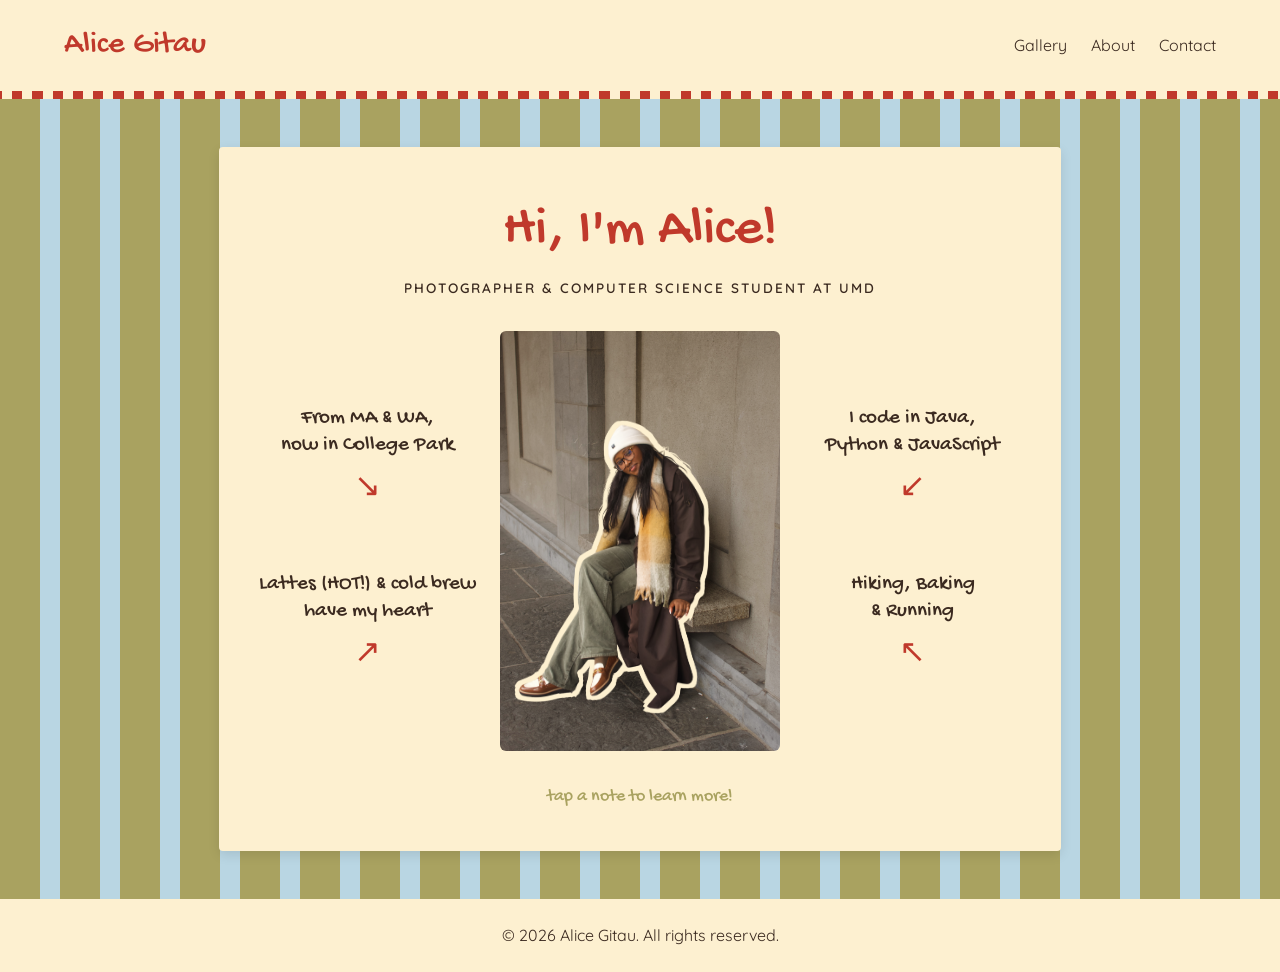
<file: about.html>
<!DOCTYPE html>
<html lang="en">
<head>
    <meta charset="UTF-8">
    <meta name="viewport" content="width=device-width, initial-scale=1.0">
    <title>About | Alice Gitau</title>
    <link rel="preconnect" href="https://fonts.googleapis.com">
    <link href="https://fonts.googleapis.com/css2?family=Gochi+Hand&family=Quicksand:wght@400;600&display=swap" rel="stylesheet">
    <link rel="stylesheet" href="style.css">
</head>
<body class="about-page">

<header>
    <h1>Alice Gitau</h1>
    <nav>
        <a href="index.html#gallery">Gallery</a>
        <a href="about.html">About</a>
        <a href="index.html#contact">Contact</a>
    </nav>
</header>

<main>
    <section id="about">
        <h2 class="about-title">Hi, I'm Alice!</h2>
        <p class="about-subtitle">PHOTOGRAPHER & COMPUTER SCIENCE STUDENT AT UMD</p>

        <div class="about-layout">
            <div class="about-col">
                <div class="fact" data-more="I grew up between Massachusetts and Washington!">
                    <p>From MA & WA,<br>now in College Park</p>
                    <span class="arrow">↘</span>
                </div>
                <div class="fact" data-more="Iced or hot, I'll never say no to coffee!">
                    <p>Lattes (HOT!) & cold brew<br>have my heart</p>
                    <span class="arrow">↗</span>
                </div>
            </div>

            <div class="photo-stack">
                <img class="photo-bg" src="images/AboutMe.jpeg" alt="">
                <img class="photo-cutout" src="images/AboutMeNoBG.png" alt="Alice Gitau smiling">
            </div>

            <div class="about-col">
                <div class="fact" data-more="I built this whole site myself!">
                    <p>I code in Java,<br>Python & JavaScript</p>
                    <span class="arrow">↙</span>
                </div>
                <div class="fact" data-more="Ask me about my cake decorating!">
                    <p>Hiking, Baking<br>& Running</p>
                    <span class="arrow">↖</span>
                </div>
            </div>
        </div>

        <p class="about-hint">tap a note to learn more!</p>
    </section>
</main>

<footer>
    <p>© 2026 Alice Gitau. All rights reserved.</p>
</footer>

<script src="about.js"></script>
</body>
</html>
</file>
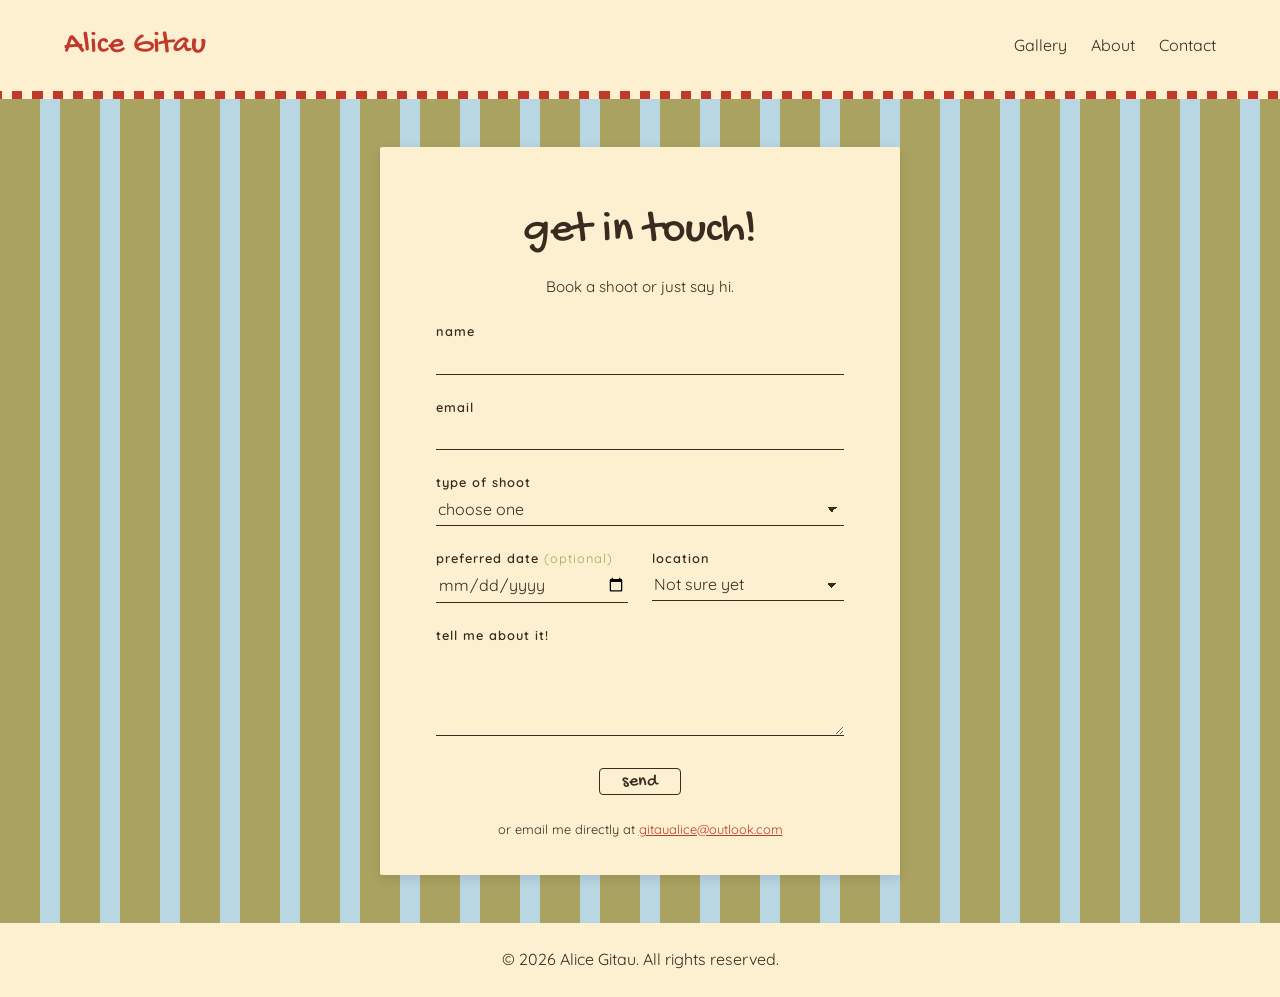
<file: contact.html>
<!DOCTYPE html>
<html lang="en">
<head>
    <meta charset="UTF-8">
    <meta name="viewport" content="width=device-width, initial-scale=1.0">
    <title>Contact | Alice Gitau</title>
    <link rel="preconnect" href="https://fonts.googleapis.com">
    <link href="https://fonts.googleapis.com/css2?family=Gochi+Hand&family=Quicksand:wght@400;600&display=swap" rel="stylesheet">
    <link rel="stylesheet" href="style.css">
</head>
<body class="about-page">

<header>
    <h1>Alice Gitau</h1>
    <nav>
        <a href="index.html#gallery">Gallery</a>
        <a href="about.html">About</a>
        <a href="contact.html">Contact</a>
    </nav>
</header>

<main>
    <section id="contact" class="contact-section">
        <h2 class="contact-title">get in touch!</h2>
        <p class="contact-intro">Book a shoot or just say hi.</p>

        <form class="contact-form" id="contact-form">
            <label for="name">name</label>
            <input type="text" id="name" name="name" required>

            <label for="email">email</label>
            <input type="email" id="email" name="email" required>

            <label for="shoot_type">type of shoot</label>
            <select id="shoot_type" name="shoot_type" required>
                <option value="" disabled selected>choose one</option>
                <option value="headshots">Headshots</option>
                <option value="event">Event</option>
                <option value="senior">Senior portraits</option>
                <option value="other">Other</option>
            </select>

            <div class="form-row">
                <div class="form-field">
                    <label for="shoot_date">preferred date <span class="optional">(optional)</span></label>
                    <input type="date" id="shoot_date" name="shoot_date">
                </div>
                <div class="form-field">
                    <label for="location">location</label>
                    <select id="location" name="location">
                        <option value="unsure" selected>Not sure yet</option>
                        <option value="campus">On campus</option>
                        <option value="outdoors">Outdoors</option>
                        <option value="studio">Indoors / studio</option>
                    </select>
                </div>
            </div>

            <label for="message">tell me about it!</label>
            <textarea id="message" name="message" required></textarea>

            <!-- Hidden from people; spam bots fill it in and get ignored -->
            <input type="text" name="website" class="hp-field" tabindex="-1" autocomplete="off" aria-hidden="true">

            <button type="submit">send</button>
            <p class="form-status" id="form-status" aria-live="polite"></p>
        </form>

        <p class="contact-direct">or email me directly at <a href="mailto:gitaualice@outlook.com">gitaualice@outlook.com</a></p>
    </section>
</main>

<footer>
    <p>© 2026 Alice Gitau. All rights reserved.</p>
</footer>

<script src="contact.js"></script>
</body>
</html>
</file>
<file: style.css>
:root {
    --cream: #fdf0d0;
    --olvie: #a9a260;
    --sky: #b9d6e3;
    --red: #c0392b;
    --text: #3b2a20;
}

* {
    margin: 0;
    padding: 0;
    box-sizing: border-box;
}

body {
    font-family: 'Quicksand', sans-serif;
    color: var(--text);
    line-height: 1.6;
    background: repeating-linear-gradient(
        90deg,
        var(--olvie) 0px,
        var(--olvie) 40px,
        var(--sky) 40px,
        var(--sky) 60px
    );
}

h1, h2 {
    font-family: 'Gochi Hand', cursive;
    font-weight: normal;
}

/* ===== Header and nav ===== */
header {
    display: flex;
    justify-content: space-between;
    align-items: center;
    padding: 20px 5%;
    background: var(--cream);
    border-bottom: 8px solid transparent;
    border-image: repeating-linear-gradient(
        90deg,
        var(--red) 0px,
        var(--red) 10px,
        var(--cream) 10px,
        var(--cream) 20px
    ) 8;
}

header h1 {
    color: var(--red);
}

nav a {
    margin-left: 20px;
    color: var(--text);
    text-decoration: none;
}

nav a:hover {
    color: var(--red);
}

/* ===== Sections (cream cards) ===== */
section {
    max-width: 1000px;
    margin: 48px auto;
    padding: 40px;
    background: var(--cream);
    border-radius: 4px;
    box-shadow: 0 4px 12px rgba(0, 0, 0, 0.1);
}

h2 {
    text-align: center;
    font-size: 2.2rem;
}

/* ===== Gallery intro + filter buttons ===== */
.gallery-intro {
    text-align: center;
    margin: 4px 0 24px;
    color: var(--olvie);
    font-weight: 600;
    letter-spacing: 1px;
    font-size: 0.9rem;
}

.filters {
    display: flex;
    justify-content: center;
    gap: 10px;
    margin-bottom: 32px;
}

.filter-btn {
    padding: 4px 18px;
    border: 2px solid var(--text);
    border-radius: 8px;
    background: none;
    font-family: 'Gochi Hand', cursive;
    font-size: 1.1rem;
    cursor: pointer;
}

.filter-btn.active,
.filter-btn:hover {
    background: var(--text);
    color: var(--cream);
}

/* ===== Photo grid (masonry: each photo keeps its real shape) ===== */
.photo-grid {
    columns: 3;
    column-gap: 24px;
}

.photo-grid img {
    display: block;
    width: 100%;
    height: auto;
    margin-bottom: 24px;
    break-inside: avoid;
    border-radius: 6px;
    cursor: pointer;
    transition: transform 0.3s, box-shadow 0.3s;
}

.photo-grid img:hover {
    transform: translateY(-4px);
    box-shadow: 0 8px 18px rgba(0, 0, 0, 0.15);
}

/* ===== Footer ===== */
footer {
    text-align: center;
    padding: 24px;
    background: var(--cream);
}

/* ===== Lightbox ===== */
.lightbox {
    display: none;
    position: fixed;
    inset: 0;
    background: rgba(0, 0, 0, 0.92);
    justify-content: center;
    align-items: center;
    z-index: 100;
}

.lightbox.open {
    display: flex;
}

.lb-figure {
    display: flex;
    flex-direction: column;
    align-items: center;
    max-width: 80%;
}

.lightbox img {
    max-width: 100%;
    max-height: 75vh;
    border-radius: 6px;
}

.lightbox img.fade-in {
    animation: lb-fade 0.3s ease;
}

@keyframes lb-fade {
    from { opacity: 0; transform: scale(0.98); }
    to   { opacity: 1; transform: scale(1); }
}

.lightbox figcaption {
    display: flex;
    gap: 16px;
    justify-content: center;
    flex-wrap: wrap;
    margin-top: 14px;
    color: var(--cream);
    font-family: 'Gochi Hand', cursive;
    font-size: 1.3rem;
    text-align: center;
}

.lb-counter {
    color: var(--sky);
}

.close {
    position: absolute;
    top: 16px;
    right: 24px;
    background: none;
    border: none;
    color: #f1f1f1;
    font-size: 44px;
    line-height: 1;
    cursor: pointer;
}

.lb-arrow {
    position: absolute;
    top: 50%;
    transform: translateY(-50%);
    width: 56px;
    height: 56px;
    border: 2px solid var(--cream);
    border-radius: 50%;
    background: rgba(253, 240, 208, 0.12);
    color: var(--cream);
    font-size: 2.4rem;
    line-height: 1;
    padding-bottom: 6px;
    cursor: pointer;
    transition: background 0.2s, color 0.2s, transform 0.2s;
}

.lb-prev { left: 24px; }
.lb-next { right: 24px; }

.lb-arrow:hover {
    background: var(--cream);
    color: var(--text);
    transform: translateY(-50%) scale(1.08);
}

.lb-arrow:focus-visible,
.close:focus-visible {
    outline: 3px solid var(--cream);
    outline-offset: 3px;
}

.close:hover {
    color: var(--red);
}

/* ===== Home page contact card ===== */
.home-contact {
    text-align: center;
}

.home-contact a {
    color: var(--red);
}

/* ===== About page: center vertically ===== */
.about-page {
    min-height: 100vh;
    display: flex;
    flex-direction: column;
}

.about-page main {
    flex: 1;
    display: flex;
    flex-direction: column;
    justify-content: center;
}

/* ===== About section ===== */
.about-title {
    font-family: 'Gochi Hand', cursive;
    font-size: 3.5rem;
    color: var(--red);
}

.about-subtitle {
    text-align: center;
    font-weight: 600;
    letter-spacing: 2px;
    font-size: 0.85rem;
    margin-bottom: 32px;
}

.about-layout {
    display: grid;
    grid-template-columns: 1fr auto 1fr;
    align-items: center;
    gap: 24px;
}

.about-col {
    display: flex;
    flex-direction: column;
    gap: 60px;
}

.about-photo {
    width: 280px;
    height: auto;
    border-radius: 6px;
    filter: drop-shadow(4px 0 0 var(--sky))
            drop-shadow(-4px 0 0 var(--sky))
            drop-shadow(0 4px 0 var(--sky))
            drop-shadow(0 -4px 0 var(--sky));
}

.fact {
    text-align: center;
    cursor: pointer;
    opacity: 0;
    transform: translateY(20px);
    transition: opacity 0.6s, transform 0.6s;
}

.fact.visible {
    opacity: 1;
    transform: translateY(0);
}

.fact:hover {
    animation: wiggle 0.4s;
}

@keyframes wiggle {
    0%, 100% { rotate: 0deg; }
    25% { rotate: -3deg; }
    75% { rotate: 3deg; }
}

.fact p {
    font-family: 'Gochi Hand', cursive;
    font-size: 1.3rem;
    line-height: 1.3;
}

.arrow {
    display: inline-block;
    font-size: 2rem;
    color: var(--red);
    transition: transform 0.3s;
}

.fact:hover .arrow {
    transform: scale(1.3);
}

.fact.flipped p {
    color: var(--olvie);
}

.about-hint {
    text-align: center;
    margin-top: 32px;
    font-family: 'Gochi Hand', cursive;
    font-size: 1.1rem;
    color: var(--olvie);
}

.photo-stack {
    position: relative;
    width: 280px;
}

.photo-stack img {
    display: block;
    width: 100%;
    border-radius: 6px;
}

/* Darken the background a little so you stand out */
.photo-bg {
    filter: brightness(0.75);
}

/* Place the cutout exactly on top, with an outline */
.photo-cutout {
    position: absolute;
    inset: 0;
    filter: drop-shadow(4px 0 0 var(--cream))
            drop-shadow(-4px 0 0 var(--cream))
            drop-shadow(0 4px 0 var(--cream))
            drop-shadow(0 -4px 0 var(--cream));
}

/* ===== Contact page ===== */
.contact-section {
    width: calc(100% - 24px);
    max-width: 520px;
    padding: 48px 56px 36px;
    border-radius: 2px;
}

.contact-title {
    font-size: 2.8rem;
    color: var(--text);
    margin-bottom: 8px;
}

.contact-intro {
    text-align: center;
    font-size: 0.95rem;
}

.contact-form {
    display: flex;
    flex-direction: column;
}

.contact-form label {
    font-size: 0.8rem;
    font-weight: 600;
    letter-spacing: 1px;
    margin-top: 22px;
}

.contact-form input,
.contact-form textarea {
    width: 100%;
    padding: 6px 2px;
    font-family: 'Quicksand', sans-serif;
    font-size: 1rem;
    color: var(--text);
    background: transparent;
    border: none;
    border-bottom: 1.5px solid var(--text);
    border-radius: 0;
    transition: border-color 0.2s;
}

.contact-form select {
    width: 100%;
    padding: 6px 2px;
    font-family: 'Quicksand', sans-serif;
    font-size: 1rem;
    color: var(--text);
    background: transparent;
    border: none;
    border-bottom: 1.5px solid var(--text);
    border-radius: 0;
    cursor: pointer;
    appearance: none;
    background-image: linear-gradient(45deg, transparent 50%, var(--text) 50%),
                      linear-gradient(135deg, var(--text) 50%, transparent 50%);
    background-position: calc(100% - 12px) 55%, calc(100% - 7px) 55%;
    background-size: 5px 5px;
    background-repeat: no-repeat;
}

.contact-form textarea {
    min-height: 90px;
    resize: vertical;
}

.contact-form input:focus,
.contact-form textarea:focus,
.contact-form select:focus {
    outline: none;
    border-bottom-color: var(--red);
}

.form-row {
    display: grid;
    grid-template-columns: 1fr 1fr;
    gap: 0 24px;
}

.form-field {
    display: flex;
    flex-direction: column;
    min-width: 0;
}

.optional {
    font-weight: 400;
    color: var(--olvie);
}

.contact-form button {
    align-self: center;
    margin-top: 32px;
    padding: 2px 22px;
    border: 1.5px solid var(--text);
    border-radius: 4px;
    background: none;
    color: var(--text);
    font-family: 'Gochi Hand', cursive;
    font-size: 1.1rem;
    cursor: pointer;
    transition: background 0.2s, color 0.2s;
}

.contact-form button:hover,
.contact-form button:focus-visible {
    background: var(--text);
    color: var(--cream);
}

.contact-form button:disabled {
    opacity: 0.6;
    cursor: wait;
}

.form-status {
    text-align: center;
    margin-top: 12px;
    font-family: 'Gochi Hand', cursive;
    font-size: 1.1rem;
    color: var(--olvie);
    min-height: 1.5em;
}

.form-status:empty {
    display: none;
}

.contact-direct {
    text-align: center;
    margin-top: 24px;
    font-size: 0.8rem;
}

.contact-direct a {
    color: var(--red);
}

/* Hidden spam-trap field on the contact form */
.hp-field {
    position: absolute;
    left: -9999px;
}

/* ===== Inbox page (booking requests saved in the database) ===== */
.inbox-section {
    width: calc(100% - 24px);
    max-width: 760px;
}

.inbox-logout {
    text-align: center;
    margin-bottom: 8px;
}

.inbox-logout button {
    padding: 0 14px;
    border: 1.5px solid var(--text);
    border-radius: 4px;
    background: none;
    font-family: 'Gochi Hand', cursive;
    font-size: 1rem;
    cursor: pointer;
}

.inbox-logout button:hover {
    background: var(--text);
    color: var(--cream);
}

.inbox-stats-row {
    display: grid;
    grid-template-columns: repeat(3, 1fr);
    gap: 12px;
    margin: 20px 0;
}

.stat {
    display: flex;
    flex-direction: column;
    align-items: center;
    padding: 12px 8px;
    border: 1.5px solid var(--text);
    border-radius: 4px;
    text-align: center;
}

.stat-num {
    font-family: 'Gochi Hand', cursive;
    font-size: 1.8rem;
    line-height: 1.2;
    color: var(--red);
}

.stat-label {
    font-size: 0.75rem;
    font-weight: 600;
    letter-spacing: 1px;
}

.status-filters {
    display: flex;
    flex-wrap: wrap;
    justify-content: center;
    gap: 8px;
    margin-bottom: 20px;
}

.status-filters a {
    padding: 0 12px;
    border: 1.5px solid var(--text);
    border-radius: 4px;
    color: var(--text);
    text-decoration: none;
    font-family: 'Gochi Hand', cursive;
    font-size: 1.05rem;
}

.status-filters a:hover,
.status-filters a.active {
    background: var(--text);
    color: var(--cream);
}

.inbox-card {
    background: #fffaf0;
    border: 2px solid var(--text);
    border-radius: 8px;
    padding: 16px 20px;
    margin-bottom: 16px;
}

.inbox-card.status-new { border-left: 8px solid var(--red); }
.inbox-card.status-replied { border-left: 8px solid var(--sky); }
.inbox-card.status-booked { border-left: 8px solid var(--olvie); }
.inbox-card.status-done { opacity: 0.7; }

.inbox-meta {
    display: flex;
    flex-wrap: wrap;
    gap: 6px 16px;
    align-items: baseline;
    margin-bottom: 8px;
}

.inbox-meta a {
    color: var(--red);
}

.inbox-meta time {
    margin-left: auto;
    font-size: 0.85rem;
    color: var(--olvie);
}

.inbox-tags {
    display: flex;
    flex-wrap: wrap;
    gap: 6px;
    margin-bottom: 8px;
}

.tag {
    padding: 0 10px;
    border-radius: 999px;
    background: var(--sky);
    font-size: 0.8rem;
    font-weight: 600;
}

.inbox-message {
    white-space: pre-wrap;
    overflow-wrap: anywhere;
}

.inbox-actions {
    display: flex;
    gap: 8px;
    margin-top: 12px;
}

.inbox-actions select {
    padding: 2px 8px;
    border: 1.5px solid var(--text);
    border-radius: 4px;
    background: #fffaf0;
    font-family: 'Quicksand', sans-serif;
    font-weight: 600;
    color: var(--text);
    cursor: pointer;
}

.inbox-actions button {
    padding: 2px 14px;
    border: 2px solid var(--text);
    border-radius: 8px;
    background: none;
    font-family: 'Gochi Hand', cursive;
    font-size: 1rem;
    cursor: pointer;
}

.inbox-actions button:hover {
    background: var(--text);
    color: var(--cream);
}

.inbox-actions .danger {
    border-color: var(--red);
    color: var(--red);
}

.inbox-actions .danger:hover {
    background: var(--red);
    color: var(--cream);
}

.inbox-empty {
    text-align: center;
    font-family: 'Gochi Hand', cursive;
    font-size: 1.3rem;
}

/* Hidden labels that screen readers can still read */
.sr-only {
    position: absolute;
    width: 1px;
    height: 1px;
    overflow: hidden;
    clip: rect(0 0 0 0);
}

/* ===== Tablets and small laptops ===== */
@media (max-width: 900px) {
    .photo-grid {
        columns: 2;
    }

    .about-photo {
        width: 220px;
    }

    .photo-stack {
        width: 220px;
    }
}

/* ===== Phones ===== */
@media (max-width: 600px) {
    .photo-grid {
        columns: 2;
        column-gap: 12px;
    }

    .photo-grid img {
        margin-bottom: 12px;
    }

    header {
        flex-direction: column;
        gap: 10px;
    }

    nav a {
        margin: 0 10px;
    }

    section {
        padding: 24px;
        margin: 24px 12px;
    }

    .about-layout {
        grid-template-columns: 1fr;
    }

    .about-photo {
        order: -1;
        width: 200px;
        margin: 0 auto;
    }

    .photo-stack {
        order: -1;
        width: 200px;
        margin: 0 auto;
    }

    .about-col {
        gap: 20px;
    }

    .arrow {
        display: none;
    }

    .about-title {
        font-size: 2.4rem;
    }

    .contact-section {
        padding: 36px 24px 28px;
    }

    .form-row {
        grid-template-columns: 1fr;
    }

    .inbox-stats-row {
        grid-template-columns: 1fr;
    }

    .lb-figure {
        max-width: 100%;
        padding: 0 12px;
    }

    .lb-arrow {
        top: auto;
        bottom: 24px;
        transform: none;
        width: 48px;
        height: 48px;
        font-size: 2rem;
    }

    .lb-arrow:hover {
        transform: scale(1.08);
    }

    .lb-prev { left: calc(50% - 64px); }
    .lb-next { right: calc(50% - 64px); }
}

/* ===== Small phones ===== */
@media (max-width: 400px) {
    .photo-grid {
        columns: 1;
    }
}
</file>
